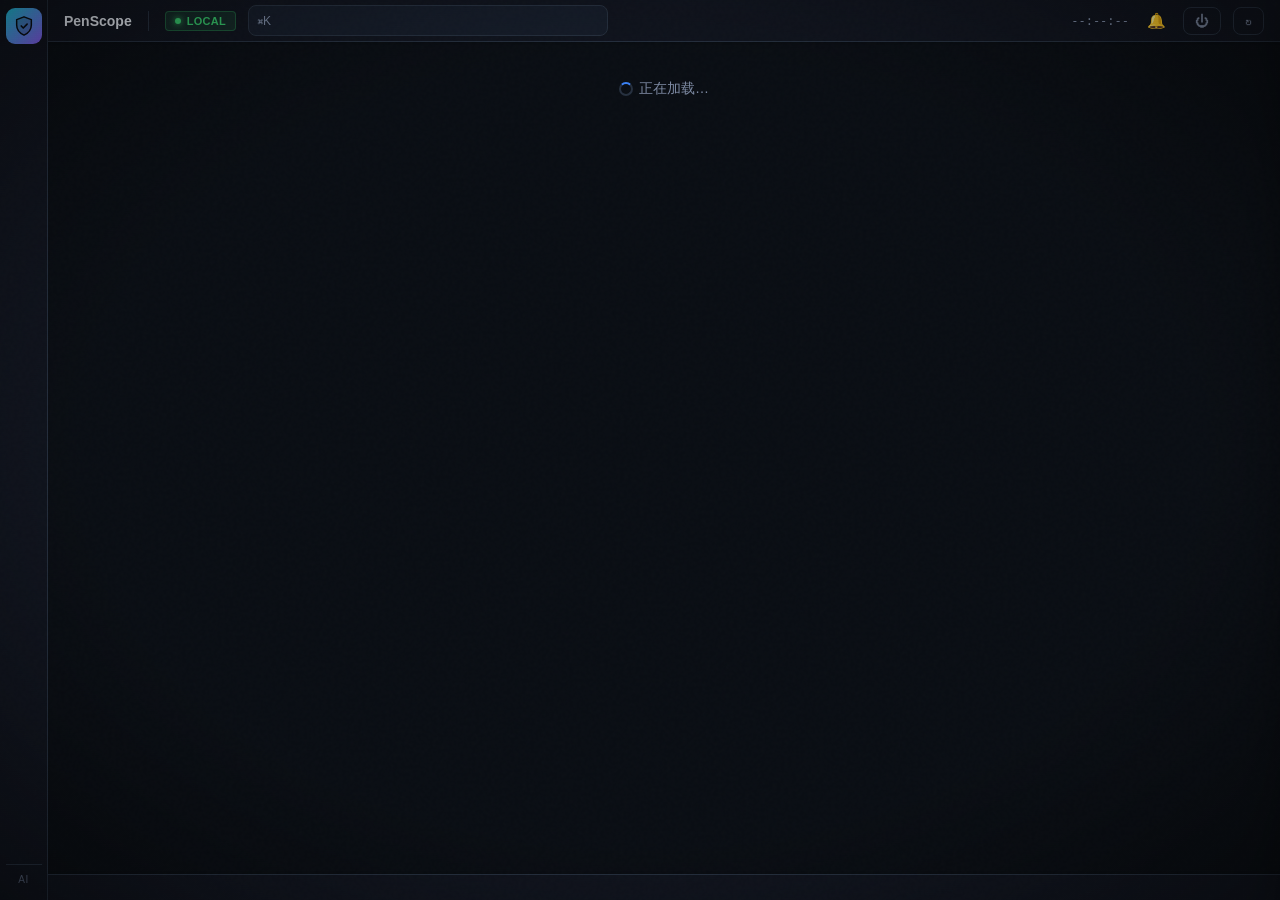
<file: frontend/index.html>
<!DOCTYPE html>
<html lang="zh-CN">
<head>
<meta charset="utf-8">
<meta name="viewport" content="width=device-width, initial-scale=1">
<title>PenScope</title>
<link rel="stylesheet" href="style.css">
</head>
<body>
<!-- 粒子网络动态背景层（z-index:0，位于所有面板之下；面板不透明，仅在缝隙处可见） -->
<canvas id="bg-fx" aria-hidden="true"></canvas>

<!-- CRT 扫描线 + 暗角 + 噪点纹理（参考 vulnclaw.com 赛博朋克风格） -->
<div class="scanlines" aria-hidden="true"></div>
<div class="vignette" aria-hidden="true"></div>
<div class="noise" aria-hidden="true"></div>

<a class="skip-link" href="#view">跳到主内容</a>

<!-- 方案B：48px 图标导航栏 rail（悬停展开 tooltip） -->
<aside class="rail" id="sidebar">
  <div class="brand" title="PenScope" aria-label="PenScope">
    <svg viewBox="0 0 24 24" fill="none" aria-hidden="true">
      <path d="M12 2 L20 5 V11 C20 16 16.5 20 12 22 C7.5 20 4 16 4 11 V5 Z" fill="currentColor" opacity="0.18"/>
      <path d="M12 2 L20 5 V11 C20 16 16.5 20 12 22 C7.5 20 4 16 4 11 V5 Z" stroke="currentColor" stroke-width="1.6" fill="none" stroke-linejoin="round"/>
      <path d="M9 12 L11.2 14.2 L15.4 10" stroke="currentColor" stroke-width="1.8" fill="none" stroke-linecap="round" stroke-linejoin="round"/>
    </svg>
  </div>
  <nav id="nav" role="navigation" aria-label="主导航"></nav>
  <div class="side-foot" title="本地桌面工具 · 无需登录">AI</div>
</aside>

<!-- 顶栏：标题 + 环境徽标 + 命令面板入口 + 时钟 + 告警铃 + 刷新 -->
<header class="topbar" id="topbar">
  <div class="tb-title" id="tb-title">PenScope</div>
  <span class="tb-sep" aria-hidden="true"></span>
  <span class="tb-env" title="本地运行环境" aria-label="本地环境"><span class="dot"></span>LOCAL</span>
  <div class="tb-search" id="tb-search" title="Ctrl+K" role="button" tabindex="0" aria-label="命令面板">
    <span class="ico">⌘K</span>
    <input id="tb-search-input" readonly aria-label="命令面板">
  </div>
  <span class="tb-spacer" aria-hidden="true"></span>
  <span class="tb-clock" id="tb-clock" aria-label="当前时间">--:--:--</span>
  <button class="tb-bell" id="tb-bell" title="待复核闸门" aria-label="待复核闸门"><span class="ping" aria-hidden="true"></span>🔔</button>
  <button class="tb-btn btn-glow" id="tb-exit" title="退出应用" aria-label="退出应用">⏻</button>
  <button class="tb-btn btn-glow" id="tb-reload" title="刷新当前视图" aria-label="刷新">↻</button>
</header>

<main id="view" role="main" tabindex="-1">
  <div class="empty"><span class="spinner"></span>正在加载…</div>
</main>
<footer class="statusbar" id="statusbar" role="contentinfo"></footer>

<!-- 漏洞详情抽屉（替代发现弹窗，4 Tab 组织） -->
<div class="ctx-backdrop" id="ctx-backdrop" aria-hidden="true"></div>
<aside class="ctx-panel" id="ctx-panel" role="complementary" aria-hidden="true"></aside>

<!-- 命令面板（⌘K） -->
<div class="cmd-overlay hidden" id="cmd-overlay" role="dialog" aria-modal="true" aria-label="命令面板"></div>

<div id="modal-root"></div>
<script src="i18n.js"></script>
<script src="app.js"></script>
</body>
</html>
</file>
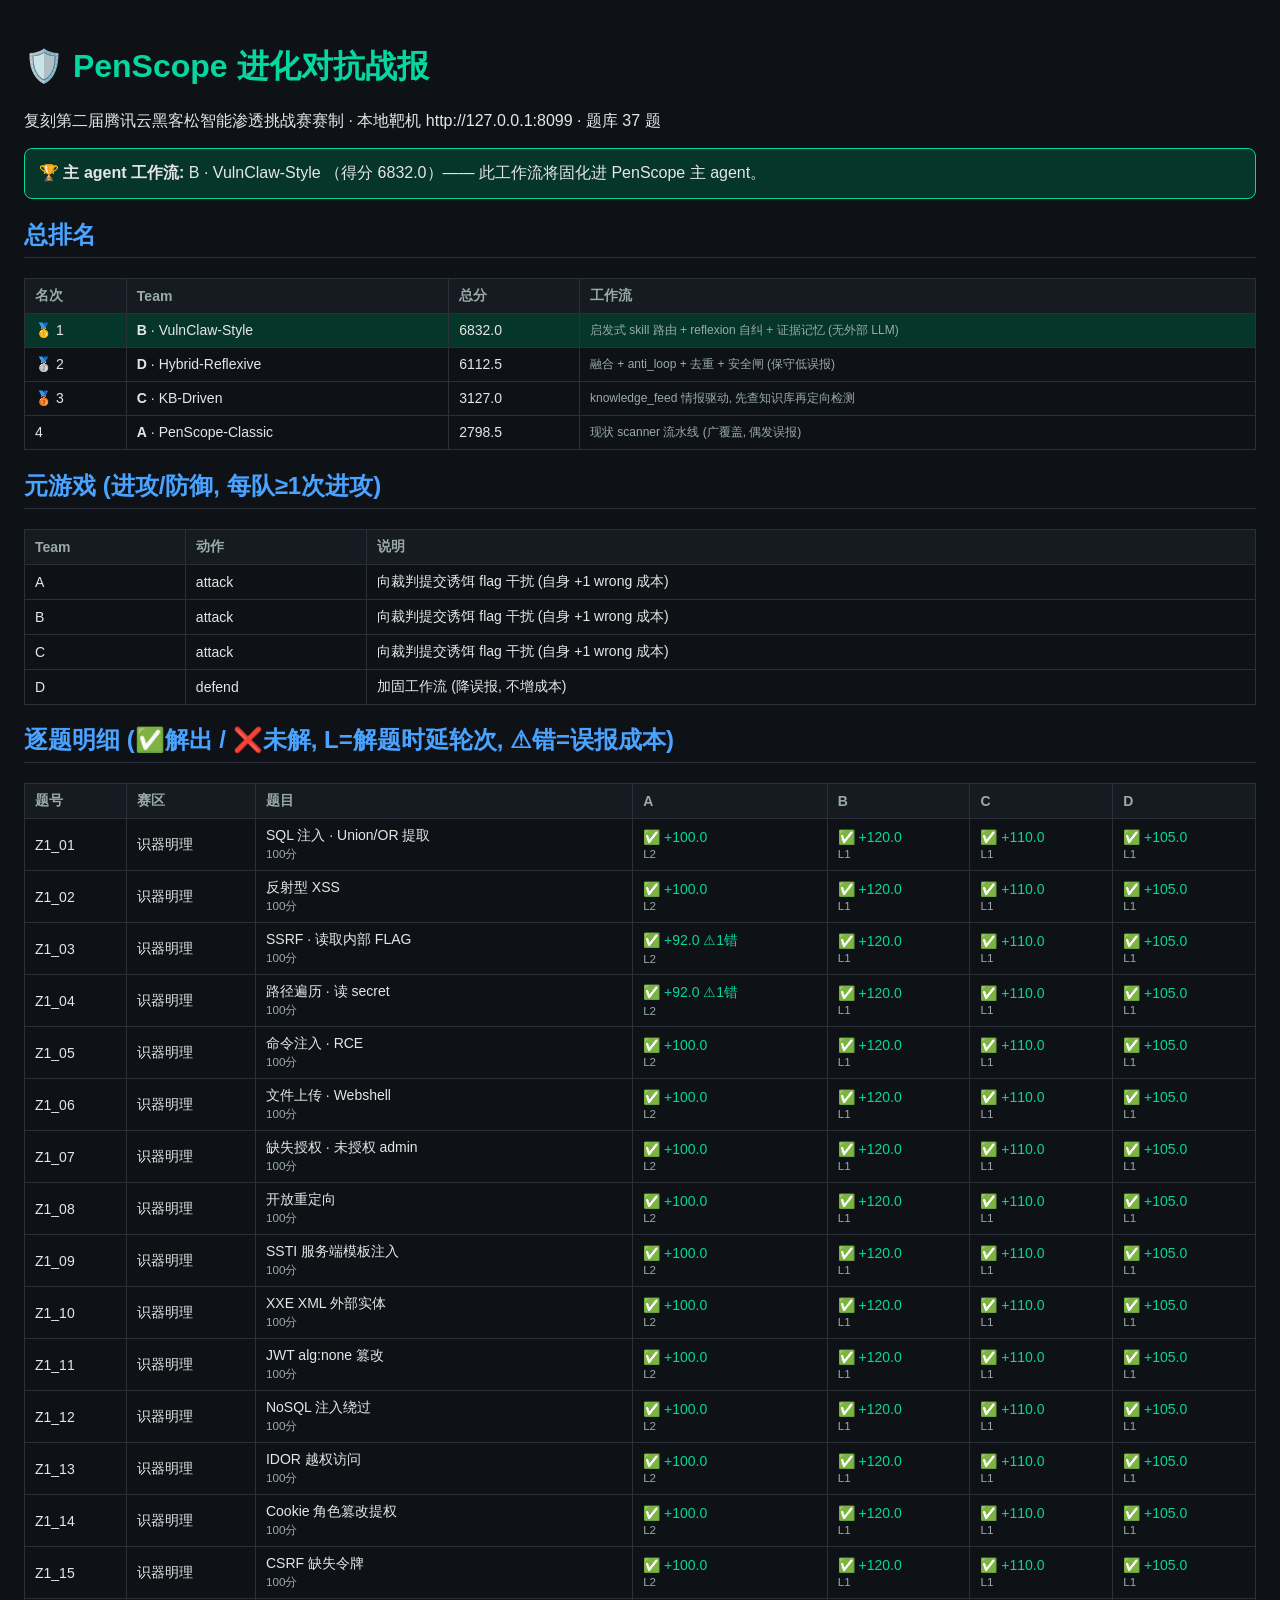
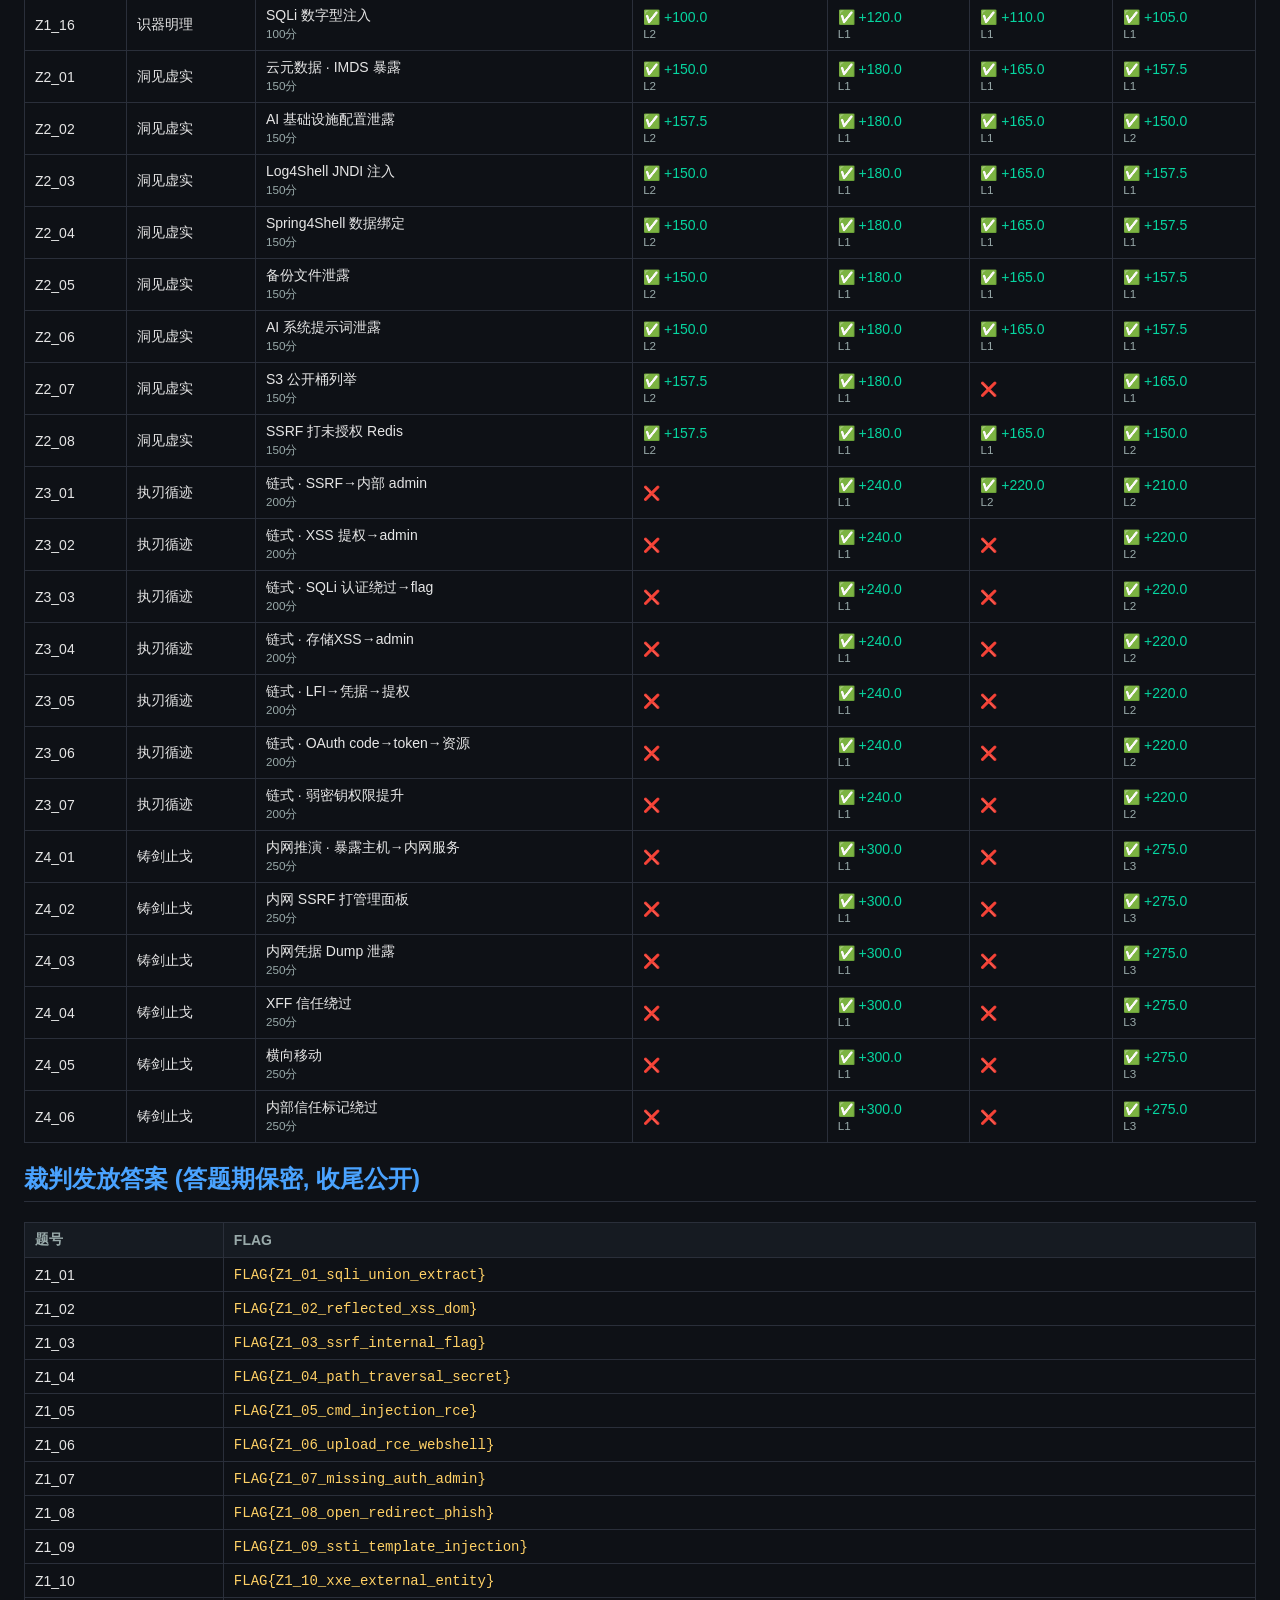
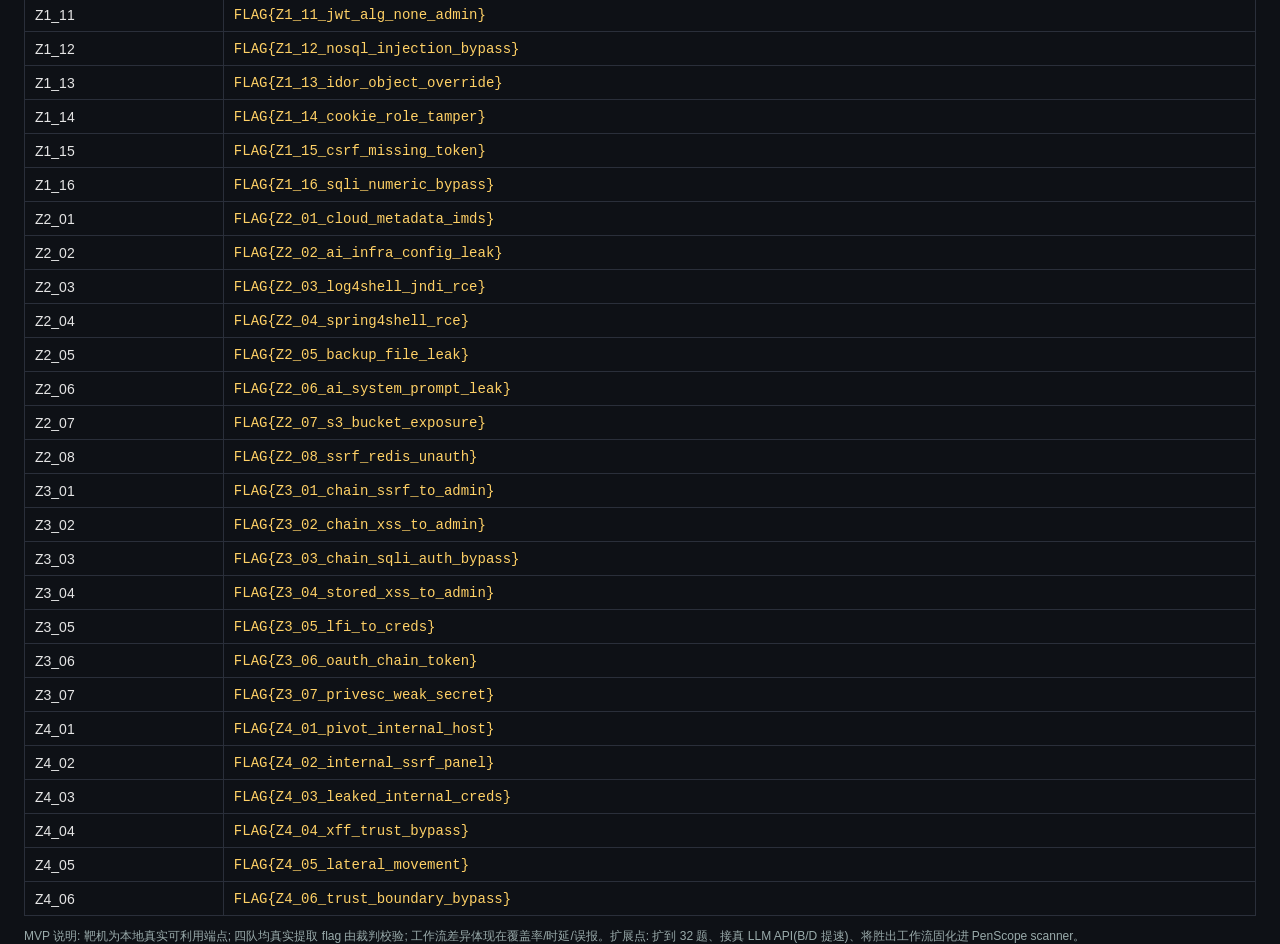
<file: evolution/reports/sim_report.html>
<!doctype html><html lang=zh><head><meta charset=utf-8>
<title>PenScope 进化对抗战报</title>
<style>
body{background:#0e1116;color:#e6e6e6;font-family:-apple-system,Segoe UI,Roboto,sans-serif;margin:0;padding:24px}
h1{color:#06d6a0} h2{color:#4aa3ff;border-bottom:1px solid #2a2f3a;padding-bottom:6px}
table{width:100%;border-collapse:collapse;margin:12px 0;font-size:14px}
th,td{border:1px solid #2a2f3a;padding:8px 10px;text-align:left}
th{background:#161b22;color:#9aa}
tr.win{background:#06352a}
.ok{color:#06d6a0} .ok0{color:#06d6a0;opacity:.6} .fail{color:#ff6b6b} .na{color:#555}
code{color:#ffd166} small{color:#9aa} .winner{background:#06352a;border:1px solid #06d6a0;padding:14px;border-radius:8px;margin:12px 0}
</style></head><body>
<h1>🛡️ PenScope 进化对抗战报</h1>
<p>复刻第二届腾讯云黑客松智能渗透挑战赛赛制 · 本地靶机 http://127.0.0.1:8099 · 题库 37 题</p>
<div class='winner'><b>🏆 主 agent 工作流:</b> B · VulnClaw-Style
（得分 6832.0）—— 此工作流将固化进 PenScope 主 agent。</div>

<h2>总排名</h2>
<table><tr><th>名次</th><th>Team</th><th>总分</th><th>工作流</th></tr><tr class='win'><td>🥇 1</td><td><b>B</b> · VulnClaw-Style</td><td>6832.0</td><td style='font-size:12px;color:#9aa'>启发式 skill 路由 + reflexion 自纠 + 证据记忆 (无外部 LLM)</td></tr><tr class=''><td>🥈 2</td><td><b>D</b> · Hybrid-Reflexive</td><td>6112.5</td><td style='font-size:12px;color:#9aa'>融合 + anti_loop + 去重 + 安全闸 (保守低误报)</td></tr><tr class=''><td>🥉 3</td><td><b>C</b> · KB-Driven</td><td>3127.0</td><td style='font-size:12px;color:#9aa'>knowledge_feed 情报驱动, 先查知识库再定向检测</td></tr><tr class=''><td> 4</td><td><b>A</b> · PenScope-Classic</td><td>2798.5</td><td style='font-size:12px;color:#9aa'>现状 scanner 流水线 (广覆盖, 偶发误报)</td></tr></table>

<h2>元游戏 (进攻/防御, 每队≥1次进攻)</h2>
<table><tr><th>Team</th><th>动作</th><th>说明</th></tr><tr><td>A</td><td>attack</td><td>向裁判提交诱饵 flag 干扰 (自身 +1 wrong 成本)</td></tr><tr><td>B</td><td>attack</td><td>向裁判提交诱饵 flag 干扰 (自身 +1 wrong 成本)</td></tr><tr><td>C</td><td>attack</td><td>向裁判提交诱饵 flag 干扰 (自身 +1 wrong 成本)</td></tr><tr><td>D</td><td>defend</td><td>加固工作流 (降误报, 不增成本)</td></tr></table>

<h2>逐题明细 (✅解出 / ❌未解, L=解题时延轮次, ⚠错=误报成本)</h2>
<table><tr><th>题号</th><th>赛区</th><th>题目</th>
<th>A</th><th>B</th><th>C</th><th>D</th></tr><tr><td>Z1_01</td><td>识器明理</td><td>SQL 注入 · Union/OR 提取<br><small>100分</small></td><td class='ok'>✅ +100.0<br><small>L2</small></td><td class='ok'>✅ +120.0<br><small>L1</small></td><td class='ok'>✅ +110.0<br><small>L1</small></td><td class='ok'>✅ +105.0<br><small>L1</small></td></tr><tr><td>Z1_02</td><td>识器明理</td><td>反射型 XSS<br><small>100分</small></td><td class='ok'>✅ +100.0<br><small>L2</small></td><td class='ok'>✅ +120.0<br><small>L1</small></td><td class='ok'>✅ +110.0<br><small>L1</small></td><td class='ok'>✅ +105.0<br><small>L1</small></td></tr><tr><td>Z1_03</td><td>识器明理</td><td>SSRF · 读取内部 FLAG<br><small>100分</small></td><td class='ok'>✅ +92.0 ⚠1错<br><small>L2</small></td><td class='ok'>✅ +120.0<br><small>L1</small></td><td class='ok'>✅ +110.0<br><small>L1</small></td><td class='ok'>✅ +105.0<br><small>L1</small></td></tr><tr><td>Z1_04</td><td>识器明理</td><td>路径遍历 · 读 secret<br><small>100分</small></td><td class='ok'>✅ +92.0 ⚠1错<br><small>L2</small></td><td class='ok'>✅ +120.0<br><small>L1</small></td><td class='ok'>✅ +110.0<br><small>L1</small></td><td class='ok'>✅ +105.0<br><small>L1</small></td></tr><tr><td>Z1_05</td><td>识器明理</td><td>命令注入 · RCE<br><small>100分</small></td><td class='ok'>✅ +100.0<br><small>L2</small></td><td class='ok'>✅ +120.0<br><small>L1</small></td><td class='ok'>✅ +110.0<br><small>L1</small></td><td class='ok'>✅ +105.0<br><small>L1</small></td></tr><tr><td>Z1_06</td><td>识器明理</td><td>文件上传 · Webshell<br><small>100分</small></td><td class='ok'>✅ +100.0<br><small>L2</small></td><td class='ok'>✅ +120.0<br><small>L1</small></td><td class='ok'>✅ +110.0<br><small>L1</small></td><td class='ok'>✅ +105.0<br><small>L1</small></td></tr><tr><td>Z1_07</td><td>识器明理</td><td>缺失授权 · 未授权 admin<br><small>100分</small></td><td class='ok'>✅ +100.0<br><small>L2</small></td><td class='ok'>✅ +120.0<br><small>L1</small></td><td class='ok'>✅ +110.0<br><small>L1</small></td><td class='ok'>✅ +105.0<br><small>L1</small></td></tr><tr><td>Z1_08</td><td>识器明理</td><td>开放重定向<br><small>100分</small></td><td class='ok'>✅ +100.0<br><small>L2</small></td><td class='ok'>✅ +120.0<br><small>L1</small></td><td class='ok'>✅ +110.0<br><small>L1</small></td><td class='ok'>✅ +105.0<br><small>L1</small></td></tr><tr><td>Z1_09</td><td>识器明理</td><td>SSTI 服务端模板注入<br><small>100分</small></td><td class='ok'>✅ +100.0<br><small>L2</small></td><td class='ok'>✅ +120.0<br><small>L1</small></td><td class='ok'>✅ +110.0<br><small>L1</small></td><td class='ok'>✅ +105.0<br><small>L1</small></td></tr><tr><td>Z1_10</td><td>识器明理</td><td>XXE XML 外部实体<br><small>100分</small></td><td class='ok'>✅ +100.0<br><small>L2</small></td><td class='ok'>✅ +120.0<br><small>L1</small></td><td class='ok'>✅ +110.0<br><small>L1</small></td><td class='ok'>✅ +105.0<br><small>L1</small></td></tr><tr><td>Z1_11</td><td>识器明理</td><td>JWT alg:none 篡改<br><small>100分</small></td><td class='ok'>✅ +100.0<br><small>L2</small></td><td class='ok'>✅ +120.0<br><small>L1</small></td><td class='ok'>✅ +110.0<br><small>L1</small></td><td class='ok'>✅ +105.0<br><small>L1</small></td></tr><tr><td>Z1_12</td><td>识器明理</td><td>NoSQL 注入绕过<br><small>100分</small></td><td class='ok'>✅ +100.0<br><small>L2</small></td><td class='ok'>✅ +120.0<br><small>L1</small></td><td class='ok'>✅ +110.0<br><small>L1</small></td><td class='ok'>✅ +105.0<br><small>L1</small></td></tr><tr><td>Z1_13</td><td>识器明理</td><td>IDOR 越权访问<br><small>100分</small></td><td class='ok'>✅ +100.0<br><small>L2</small></td><td class='ok'>✅ +120.0<br><small>L1</small></td><td class='ok'>✅ +110.0<br><small>L1</small></td><td class='ok'>✅ +105.0<br><small>L1</small></td></tr><tr><td>Z1_14</td><td>识器明理</td><td>Cookie 角色篡改提权<br><small>100分</small></td><td class='ok'>✅ +100.0<br><small>L2</small></td><td class='ok'>✅ +120.0<br><small>L1</small></td><td class='ok'>✅ +110.0<br><small>L1</small></td><td class='ok'>✅ +105.0<br><small>L1</small></td></tr><tr><td>Z1_15</td><td>识器明理</td><td>CSRF 缺失令牌<br><small>100分</small></td><td class='ok'>✅ +100.0<br><small>L2</small></td><td class='ok'>✅ +120.0<br><small>L1</small></td><td class='ok'>✅ +110.0<br><small>L1</small></td><td class='ok'>✅ +105.0<br><small>L1</small></td></tr><tr><td>Z1_16</td><td>识器明理</td><td>SQLi 数字型注入<br><small>100分</small></td><td class='ok'>✅ +100.0<br><small>L2</small></td><td class='ok'>✅ +120.0<br><small>L1</small></td><td class='ok'>✅ +110.0<br><small>L1</small></td><td class='ok'>✅ +105.0<br><small>L1</small></td></tr><tr><td>Z2_01</td><td>洞见虚实</td><td>云元数据 · IMDS 暴露<br><small>150分</small></td><td class='ok'>✅ +150.0<br><small>L2</small></td><td class='ok'>✅ +180.0<br><small>L1</small></td><td class='ok'>✅ +165.0<br><small>L1</small></td><td class='ok'>✅ +157.5<br><small>L1</small></td></tr><tr><td>Z2_02</td><td>洞见虚实</td><td>AI 基础设施配置泄露<br><small>150分</small></td><td class='ok'>✅ +157.5<br><small>L2</small></td><td class='ok'>✅ +180.0<br><small>L1</small></td><td class='ok'>✅ +165.0<br><small>L1</small></td><td class='ok'>✅ +150.0<br><small>L2</small></td></tr><tr><td>Z2_03</td><td>洞见虚实</td><td>Log4Shell JNDI 注入<br><small>150分</small></td><td class='ok'>✅ +150.0<br><small>L2</small></td><td class='ok'>✅ +180.0<br><small>L1</small></td><td class='ok'>✅ +165.0<br><small>L1</small></td><td class='ok'>✅ +157.5<br><small>L1</small></td></tr><tr><td>Z2_04</td><td>洞见虚实</td><td>Spring4Shell 数据绑定<br><small>150分</small></td><td class='ok'>✅ +150.0<br><small>L2</small></td><td class='ok'>✅ +180.0<br><small>L1</small></td><td class='ok'>✅ +165.0<br><small>L1</small></td><td class='ok'>✅ +157.5<br><small>L1</small></td></tr><tr><td>Z2_05</td><td>洞见虚实</td><td>备份文件泄露<br><small>150分</small></td><td class='ok'>✅ +150.0<br><small>L2</small></td><td class='ok'>✅ +180.0<br><small>L1</small></td><td class='ok'>✅ +165.0<br><small>L1</small></td><td class='ok'>✅ +157.5<br><small>L1</small></td></tr><tr><td>Z2_06</td><td>洞见虚实</td><td>AI 系统提示词泄露<br><small>150分</small></td><td class='ok'>✅ +150.0<br><small>L2</small></td><td class='ok'>✅ +180.0<br><small>L1</small></td><td class='ok'>✅ +165.0<br><small>L1</small></td><td class='ok'>✅ +157.5<br><small>L1</small></td></tr><tr><td>Z2_07</td><td>洞见虚实</td><td>S3 公开桶列举<br><small>150分</small></td><td class='ok'>✅ +157.5<br><small>L2</small></td><td class='ok'>✅ +180.0<br><small>L1</small></td><td class='fail'>❌</td><td class='ok'>✅ +165.0<br><small>L1</small></td></tr><tr><td>Z2_08</td><td>洞见虚实</td><td>SSRF 打未授权 Redis<br><small>150分</small></td><td class='ok'>✅ +157.5<br><small>L2</small></td><td class='ok'>✅ +180.0<br><small>L1</small></td><td class='ok'>✅ +165.0<br><small>L1</small></td><td class='ok'>✅ +150.0<br><small>L2</small></td></tr><tr><td>Z3_01</td><td>执刃循迹</td><td>链式 · SSRF→内部 admin<br><small>200分</small></td><td class='fail'>❌</td><td class='ok'>✅ +240.0<br><small>L1</small></td><td class='ok'>✅ +220.0<br><small>L2</small></td><td class='ok'>✅ +210.0<br><small>L2</small></td></tr><tr><td>Z3_02</td><td>执刃循迹</td><td>链式 · XSS 提权→admin<br><small>200分</small></td><td class='fail'>❌</td><td class='ok'>✅ +240.0<br><small>L1</small></td><td class='fail'>❌</td><td class='ok'>✅ +220.0<br><small>L2</small></td></tr><tr><td>Z3_03</td><td>执刃循迹</td><td>链式 · SQLi 认证绕过→flag<br><small>200分</small></td><td class='fail'>❌</td><td class='ok'>✅ +240.0<br><small>L1</small></td><td class='fail'>❌</td><td class='ok'>✅ +220.0<br><small>L2</small></td></tr><tr><td>Z3_04</td><td>执刃循迹</td><td>链式 · 存储XSS→admin<br><small>200分</small></td><td class='fail'>❌</td><td class='ok'>✅ +240.0<br><small>L1</small></td><td class='fail'>❌</td><td class='ok'>✅ +220.0<br><small>L2</small></td></tr><tr><td>Z3_05</td><td>执刃循迹</td><td>链式 · LFI→凭据→提权<br><small>200分</small></td><td class='fail'>❌</td><td class='ok'>✅ +240.0<br><small>L1</small></td><td class='fail'>❌</td><td class='ok'>✅ +220.0<br><small>L2</small></td></tr><tr><td>Z3_06</td><td>执刃循迹</td><td>链式 · OAuth code→token→资源<br><small>200分</small></td><td class='fail'>❌</td><td class='ok'>✅ +240.0<br><small>L1</small></td><td class='fail'>❌</td><td class='ok'>✅ +220.0<br><small>L2</small></td></tr><tr><td>Z3_07</td><td>执刃循迹</td><td>链式 · 弱密钥权限提升<br><small>200分</small></td><td class='fail'>❌</td><td class='ok'>✅ +240.0<br><small>L1</small></td><td class='fail'>❌</td><td class='ok'>✅ +220.0<br><small>L2</small></td></tr><tr><td>Z4_01</td><td>铸剑止戈</td><td>内网推演 · 暴露主机→内网服务<br><small>250分</small></td><td class='fail'>❌</td><td class='ok'>✅ +300.0<br><small>L1</small></td><td class='fail'>❌</td><td class='ok'>✅ +275.0<br><small>L3</small></td></tr><tr><td>Z4_02</td><td>铸剑止戈</td><td>内网 SSRF 打管理面板<br><small>250分</small></td><td class='fail'>❌</td><td class='ok'>✅ +300.0<br><small>L1</small></td><td class='fail'>❌</td><td class='ok'>✅ +275.0<br><small>L3</small></td></tr><tr><td>Z4_03</td><td>铸剑止戈</td><td>内网凭据 Dump 泄露<br><small>250分</small></td><td class='fail'>❌</td><td class='ok'>✅ +300.0<br><small>L1</small></td><td class='fail'>❌</td><td class='ok'>✅ +275.0<br><small>L3</small></td></tr><tr><td>Z4_04</td><td>铸剑止戈</td><td>XFF 信任绕过<br><small>250分</small></td><td class='fail'>❌</td><td class='ok'>✅ +300.0<br><small>L1</small></td><td class='fail'>❌</td><td class='ok'>✅ +275.0<br><small>L3</small></td></tr><tr><td>Z4_05</td><td>铸剑止戈</td><td>横向移动<br><small>250分</small></td><td class='fail'>❌</td><td class='ok'>✅ +300.0<br><small>L1</small></td><td class='fail'>❌</td><td class='ok'>✅ +275.0<br><small>L3</small></td></tr><tr><td>Z4_06</td><td>铸剑止戈</td><td>内部信任标记绕过<br><small>250分</small></td><td class='fail'>❌</td><td class='ok'>✅ +300.0<br><small>L1</small></td><td class='fail'>❌</td><td class='ok'>✅ +275.0<br><small>L3</small></td></tr></table>

<h2>裁判发放答案 (答题期保密, 收尾公开)</h2>
<table><tr><th>题号</th><th>FLAG</th></tr><tr><td>Z1_01</td><td><code>FLAG{Z1_01_sqli_union_extract}</code></td></tr><tr><td>Z1_02</td><td><code>FLAG{Z1_02_reflected_xss_dom}</code></td></tr><tr><td>Z1_03</td><td><code>FLAG{Z1_03_ssrf_internal_flag}</code></td></tr><tr><td>Z1_04</td><td><code>FLAG{Z1_04_path_traversal_secret}</code></td></tr><tr><td>Z1_05</td><td><code>FLAG{Z1_05_cmd_injection_rce}</code></td></tr><tr><td>Z1_06</td><td><code>FLAG{Z1_06_upload_rce_webshell}</code></td></tr><tr><td>Z1_07</td><td><code>FLAG{Z1_07_missing_auth_admin}</code></td></tr><tr><td>Z1_08</td><td><code>FLAG{Z1_08_open_redirect_phish}</code></td></tr><tr><td>Z1_09</td><td><code>FLAG{Z1_09_ssti_template_injection}</code></td></tr><tr><td>Z1_10</td><td><code>FLAG{Z1_10_xxe_external_entity}</code></td></tr><tr><td>Z1_11</td><td><code>FLAG{Z1_11_jwt_alg_none_admin}</code></td></tr><tr><td>Z1_12</td><td><code>FLAG{Z1_12_nosql_injection_bypass}</code></td></tr><tr><td>Z1_13</td><td><code>FLAG{Z1_13_idor_object_override}</code></td></tr><tr><td>Z1_14</td><td><code>FLAG{Z1_14_cookie_role_tamper}</code></td></tr><tr><td>Z1_15</td><td><code>FLAG{Z1_15_csrf_missing_token}</code></td></tr><tr><td>Z1_16</td><td><code>FLAG{Z1_16_sqli_numeric_bypass}</code></td></tr><tr><td>Z2_01</td><td><code>FLAG{Z2_01_cloud_metadata_imds}</code></td></tr><tr><td>Z2_02</td><td><code>FLAG{Z2_02_ai_infra_config_leak}</code></td></tr><tr><td>Z2_03</td><td><code>FLAG{Z2_03_log4shell_jndi_rce}</code></td></tr><tr><td>Z2_04</td><td><code>FLAG{Z2_04_spring4shell_rce}</code></td></tr><tr><td>Z2_05</td><td><code>FLAG{Z2_05_backup_file_leak}</code></td></tr><tr><td>Z2_06</td><td><code>FLAG{Z2_06_ai_system_prompt_leak}</code></td></tr><tr><td>Z2_07</td><td><code>FLAG{Z2_07_s3_bucket_exposure}</code></td></tr><tr><td>Z2_08</td><td><code>FLAG{Z2_08_ssrf_redis_unauth}</code></td></tr><tr><td>Z3_01</td><td><code>FLAG{Z3_01_chain_ssrf_to_admin}</code></td></tr><tr><td>Z3_02</td><td><code>FLAG{Z3_02_chain_xss_to_admin}</code></td></tr><tr><td>Z3_03</td><td><code>FLAG{Z3_03_chain_sqli_auth_bypass}</code></td></tr><tr><td>Z3_04</td><td><code>FLAG{Z3_04_stored_xss_to_admin}</code></td></tr><tr><td>Z3_05</td><td><code>FLAG{Z3_05_lfi_to_creds}</code></td></tr><tr><td>Z3_06</td><td><code>FLAG{Z3_06_oauth_chain_token}</code></td></tr><tr><td>Z3_07</td><td><code>FLAG{Z3_07_privesc_weak_secret}</code></td></tr><tr><td>Z4_01</td><td><code>FLAG{Z4_01_pivot_internal_host}</code></td></tr><tr><td>Z4_02</td><td><code>FLAG{Z4_02_internal_ssrf_panel}</code></td></tr><tr><td>Z4_03</td><td><code>FLAG{Z4_03_leaked_internal_creds}</code></td></tr><tr><td>Z4_04</td><td><code>FLAG{Z4_04_xff_trust_bypass}</code></td></tr><tr><td>Z4_05</td><td><code>FLAG{Z4_05_lateral_movement}</code></td></tr><tr><td>Z4_06</td><td><code>FLAG{Z4_06_trust_boundary_bypass}</code></td></tr></table>

<p style="color:#9aa;font-size:12px">MVP 说明: 靶机为本地真实可利用端点; 四队均真实提取 flag 由裁判校验;
工作流差异体现在覆盖率/时延/误报。扩展点: 扩到 32 题、接真 LLM API(B/D 提速)、将胜出工作流固化进 PenScope scanner。</p>
</body></html>
</file>
<file: frontend/style.css>
/* ============================================================
   方案B：专业 SOC 仪表盘配色（深色高对比 · 数据可视化优先）
   参考 Splunk / Kibana / Grafana。旧令牌名保留为别名，存量视图零改动。
   ============================================================ */
:root{
  --bg:#0a0e14; --panel:#11161f; --panel2:#161d29; --border:#26303f;
  --text:#e8edf5; --muted:#7d8aa3;
  --text-dim:#7d8aa3; --text-faint:#56627a;
  --accent:#3b82f6; --accent2:#22d3ee; --accent-indigo:#6366f1;
  --accent-cyan:#22d3ee; --accent-violet:#8b5cf6;
  --danger:#ff3b5c; --warn:#ff7849; --crit:#ff3b5c; --high:#ff7849;
  --med:#ffc53d; --low:#36c46a; --info:#3b82f6;
  --f-mono:'JetBrains Mono','Cascadia Code','SF Mono',Consolas,ui-monospace,monospace;
  --r:4px; --font-base:14px;
  --topbar-h:42px; --statusbar-h:26px; --ctx-w:420px;
  --sh-1:0 1px 2px rgba(0,0,0,.18); --sh-2:0 6px 18px rgba(0,0,0,.22); --sh-3:0 16px 40px rgba(0,0,0,.30);
  --ease:cubic-bezier(.4,0,.2,1);
  --panel-opacity:0.95; --panel2-opacity:0.98;
  --panel-rgb:17,22,31; --panel2-rgb:22,29,41;
  --panel-bg:rgba(var(--panel-rgb),var(--panel-opacity));
  --panel2-bg:rgba(var(--panel2-rgb),var(--panel2-opacity));
}
:root[data-theme="light"]{
  --bg:#eaeef4; --panel:#ffffff; --panel2:#eef1f6; --border:#d6dde6;
  /* 浅色下必须加深次要文字：原 #8a96a8 在白底仅 ~2.9:1（不达标），#46566a 达 ~7.6:1 */
  --text:#1a2230; --muted:#48566b; --text-dim:#48566b; --text-faint:#46566a;
  --accent:#2563eb; --accent2:#0891b2; --accent-indigo:#6366f1;
  --accent-cyan:#0891b2; --accent-violet:#7c3aed;
  --danger:#dc2626; --warn:#ea580c; --crit:#dc2626; --high:#ea580c;
  --med:#ca8a04; --low:#16a34a; --info:#2563eb;
  --sh-1:0 1px 2px rgba(0,0,0,.06); --sh-2:0 6px 18px rgba(0,0,0,.10); --sh-3:0 16px 40px rgba(0,0,0,.16);
  /* 补齐深色主题已有的面板透明变量，保证 --panel-bg/--panel2-bg 在浅色下正确解析为浅色 */
  --panel-opacity:1; --panel2-opacity:1;
  --panel-rgb:255,255,255; --panel2-rgb:238,241,246;
}
*{box-sizing:border-box}
html{font-size:var(--font-base)}
body{margin:0;background:var(--bg);color:var(--text);
  font-family:-apple-system,'Segoe UI',Roboto,'Microsoft YaHei',sans-serif;font-size:1rem;
  font-variant-numeric:tabular-nums;-webkit-font-smoothing:antialiased;
  overflow:hidden;transition:background .2s,color .2s}
/* ◎ 粒子网络动态背景层（z-index:0，位于内容之下；面板不透明，仅在缝隙处可见）*/
#bg-fx{position:fixed;inset:0;z-index:0;pointer-events:none;display:block}

/* ◎ CRT 扫描线 + 暗角（参考 vulnclaw.com 赛博朋克风格，覆盖整个视口，不阻挡交互）*/
.scanlines{position:fixed;top:0;left:0;width:100%;height:100%;pointer-events:none;z-index:9998;
  background:repeating-linear-gradient(0deg, rgba(0,0,0,0.03), rgba(0,0,0,0.03) 1px, transparent 1px, transparent 2px);
  opacity:0.3}
.vignette{position:fixed;top:0;left:0;width:100%;height:100%;pointer-events:none;z-index:9997;
  background:radial-gradient(ellipse at center, transparent 0%, transparent 60%, rgba(0,0,0,0.45) 100%)}
/* ◎ 噪点纹理（参考 vulnclaw.com，SVG feTurbulence 实现，极低透明度不影响阅读）*/
.noise{position:fixed;top:0;left:0;width:100%;height:100%;pointer-events:none;z-index:9996;
  opacity:0.018;background-image:url("data:image/svg+xml,%3Csvg viewBox='0 0 256 256' xmlns='http://www.w3.org/2000/svg'%3E%3Cfilter id='nf'%3E%3CfeTurbulence type='fractalNoise' baseFrequency='0.9' numOctaves='4' stitchTiles='stitch'/%3E%3C/filter%3E%3Crect width='100%25' height='100%25' filter='url(%23nf)'/%3E%3C/svg%3E")}

/* —— 视觉效果主开关（设置项 fx_enabled 关闭时生效）：隐藏所有动态/静态装饰层 —— */
body.fx-off .scanlines,
body.fx-off .vignette,
body.fx-off .noise{display:none!important}
body.fx-off .btn-glow::before{display:none!important}
.mono{font-family:var(--f-mono);font-size:12px}
a{color:var(--accent);text-decoration:none}
a:hover{text-decoration:underline}
/* —— 图标导航栏 rail（方案B：48px 极窄，悬停展开提示）—— */
.sidebar,.rail{position:fixed;left:0;top:0;bottom:0;width:48px;background:var(--panel);
  border-right:1px solid var(--border);display:flex;flex-direction:column;align-items:center;
  padding:8px 0 6px;transition:background .2s;z-index:40}
.brand{width:36px;height:36px;display:grid;place-items:center;border-radius:9px;margin-bottom:6px;
  background:linear-gradient(135deg,var(--accent-cyan),var(--accent-violet));color:#0a0e14;flex:none}
.brand svg{width:22px;height:22px;display:block}
.sidebar nav,.rail nav{display:flex;flex-direction:column;align-items:center;gap:2px;flex:1;width:100%}
.side-foot{width:36px;height:30px;display:grid;place-items:center;border-top:1px solid var(--border);
  font-size:10px;color:var(--text-faint);flex:none;letter-spacing:.5px}
main{padding:calc(14px + var(--topbar-h)) 20px calc(16px + var(--statusbar-h));margin-left:48px;
  position:relative;z-index:1;height:100vh;overflow:auto;overflow-anchor:none;scroll-behavior:auto}
h1{font-size:22px;margin:0 0 6px}h2{font-size:17px;margin:24px 0 12px}
.flash{background:var(--panel2);border:1px solid var(--border);border-radius:8px;padding:10px 14px;margin-bottom:16px;color:var(--warn)}
.pill{background:var(--danger);color:#fff;border-radius:10px;padding:0 7px;font-size:11px;margin-left:6px}
.card{background:var(--panel);border:1px solid var(--border);border-radius:12px;padding:18px;margin-bottom:16px;transition:background .2s}
.grid{display:grid;gap:14px}
.stats{display:flex;gap:12px;flex-wrap:wrap}
.stat{background:var(--panel);border:1px solid var(--border);border-radius:10px;padding:14px 18px;text-align:center;min-width:90px}
.stat .num{display:block;font-size:26px;font-weight:700}.stat .lbl{font-size:12px;color:var(--muted)}
table{width:100%;border-collapse:collapse;background:var(--panel);border-radius:10px;overflow:hidden}
th,td{text-align:left;padding:10px 12px;border-bottom:1px solid var(--border);font-size:13px;vertical-align:top}
th{background:var(--panel2);color:var(--muted)}
.badge{color:#0f1419;padding:2px 8px;border-radius:10px;font-size:12px;font-weight:700}
.vbadge{color:#0f1419;padding:2px 7px;border-radius:10px;font-size:11px;font-weight:700;white-space:nowrap}
.tag{display:inline-block;background:var(--panel2);border:1px solid var(--border);border-radius:6px;padding:2px 8px;font-size:12px;color:var(--muted);margin:2px}
.btn{background:var(--accent);color:#fff;border:none;border-radius:8px;padding:8px 16px;cursor:pointer;font-size:13px}
.btn:hover{filter:brightness(1.1)}.btn.danger{background:var(--danger)}
.btn.ghost{background:transparent;border:1px solid var(--border);color:var(--text)}
.btn.sm{padding:4px 10px;font-size:12px}
/* —— 鼠标跟随光晕按钮（方案B 动态特效，--mx/--my 由 JS mousemove 更新）—— */
.btn-glow{position:relative;overflow:hidden;--mx:50%;--my:50%}
.btn-glow::before{content:'';position:absolute;top:var(--my);left:var(--mx);width:200px;height:200px;
  background:radial-gradient(circle, rgba(34,211,238,.32) 0%, transparent 70%);
  transform:translate(-50%,-50%);opacity:0;transition:opacity .3s var(--ease);pointer-events:none;z-index:0}
.btn-glow:hover::before{opacity:1}
.btn-glow>*{position:relative;z-index:1}
@media (prefers-reduced-motion:reduce){.btn-glow::before{display:none}}
form.inline{display:inline}
label{display:block;color:var(--muted);margin:10px 0 4px;font-size:13px}
input,select,textarea{width:100%;background:var(--panel2);border:1px solid var(--border);
  color:var(--text);border-radius:8px;padding:9px 11px;font-size:13px;font-family:inherit}
textarea{resize:vertical;min-height:70px}
.row{display:flex;gap:12px;flex-wrap:wrap}
.row>div{flex:1;min-width:200px}
.muted{color:var(--muted)}.mono{font-family:ui-monospace,Consolas,monospace;font-size:12px;color:var(--accent2)}
.note{background:var(--panel);border-left:3px solid var(--accent);border-radius:6px;padding:12px 14px;font-size:13px;color:var(--muted);margin-top:14px}
/* P-05 虚拟滚动：表头 + 滚动容器 + 绝对定位行（grid 列模板对齐） */
.vlist{max-height:62vh;border:1px solid var(--border);border-radius:8px;background:var(--panel);margin-top:8px}
.vlist-sizer{width:100%}
.vhead,.vrow{display:grid;grid-template-columns:165px 95px 150px minmax(80px,1fr) minmax(120px,2fr);
  align-items:center;gap:8px;padding:0 12px;box-sizing:border-box;font-size:13px}
.vhead{position:sticky;top:0;background:var(--panel2);border-bottom:1px solid var(--border);
  font-weight:600;color:var(--muted);height:38px;z-index:1}
.vrow{border-bottom:1px solid var(--border);white-space:nowrap;overflow:hidden}
.vrow .vnote{overflow:hidden;text-overflow:ellipsis}
.ok{color:var(--low)}.err{color:var(--danger)}
details.authcfg{margin:10px 0 4px;border:1px solid var(--border);border-radius:10px;padding:8px 12px;background:var(--panel)}
details.authcfg>summary{cursor:pointer;font-weight:600;color:var(--text);outline:none}
details.authcfg>summary span{font-weight:400;font-size:12px;margin-left:6px}
details.authcfg[open]{padding-bottom:12px}
details.authcfg textarea{min-height:54px}
.warnbox{background:var(--panel);border:1px solid var(--warn);border-radius:10px;padding:14px;margin-bottom:16px;color:var(--warn);font-size:13px}
.stage{display:inline-block;background:var(--panel2);border:1px solid var(--border);border-radius:20px;padding:3px 12px;font-size:12px}
.stage.run{color:var(--accent2)}.stage.wait{color:var(--warn)}.stage.done{color:var(--low)}.stage.fail{color:var(--danger)}
.checkrow{display:flex;align-items:flex-start;gap:8px;margin:12px 0 4px}
.checkrow input{width:auto;margin-top:3px}
.checkrow label{margin:0;color:var(--text)}
.toolbar{display:flex;gap:10px;align-items:center;margin-bottom:14px}
.empty{color:var(--muted);padding:24px;text-align:center}
.spinner{display:inline-block;width:14px;height:14px;border:2px solid var(--border);border-top-color:var(--accent);
  border-radius:50%;animation:spin .8s linear infinite;vertical-align:middle;margin-right:6px}
@keyframes spin{to{transform:rotate(360deg)}}
.overlay{position:fixed;inset:0;background:rgba(0,0,0,.6);display:flex;align-items:center;justify-content:center;z-index:50}
.modal{background:var(--panel);border:1px solid var(--border);border-radius:12px;width:92%;height:88%;display:flex;flex-direction:column;overflow:hidden}
.modal-head{display:flex;justify-content:space-between;align-items:center;padding:12px 16px;border-bottom:1px solid var(--border)}
.report-frame{flex:1;width:100%;border:none;background:#fff}
.kv{font-size:13px;line-height:1.9}
.kv code{background:var(--panel2);padding:2px 6px;border-radius:6px;color:var(--accent2);word-break:break-all}
.back{display:inline-block;margin-bottom:10px;color:var(--muted)}
.modal-body{padding:16px;overflow:auto;max-height:70vh;font-size:13px}
.autoref{display:inline-flex;align-items:center;gap:6px;margin-left:10px;font-size:13px;color:var(--muted)}
.autoref input{width:auto;margin:0}
.form-row{margin-bottom:12px}
.form-row label{margin:0 0 5px;font-size:12px}
.form-row input,.form-row select,.form-row textarea{width:100%}

/* 布局变体 */
:root[data-layout="card"] main{max-width:1400px}
:root[data-layout="card"] .stats{display:grid;grid-template-columns:repeat(auto-fit,minmax(140px,1fr))}

/* 设置面板 */
.settings-group{margin-bottom:18px}
.settings-group h3{margin:0 0 10px;font-size:15px;color:var(--text)}
.setting-row{display:flex;align-items:center;justify-content:space-between;padding:10px 0;border-bottom:1px solid var(--border)}
.setting-row label{margin:0}
.setting-row input[type="range"]{width:180px}
.setting-row select{width:180px}

/* 浅色主题增强：提升导航图标/文字对比度，修正少量深色硬编码覆盖层 */
[data-theme="light"] .badge{color:#fff}
[data-theme="light"] .report-frame{background:#fff}
[data-theme="light"] .nav-item{font-weight:500}            /* 图标加粗，浅色下更清晰 */
[data-theme="light"] .side-foot{color:var(--text-faint)}  /* 底部版本号同样加深 */
[data-theme="light"] .vignette{background:radial-gradient(ellipse at center, transparent 0%, transparent 60%, rgba(0,0,0,.12) 100%)}  /* 降低暗角强度 */
[data-theme="light"] .modal-foot{background:var(--panel2)}  /* 原引用未定义的 --card，修正为面板色 */

/* 首次向导（U-01） */
.wzstep{display:inline-block;margin-bottom:10px;padding:3px 10px;border-radius:999px;background:var(--info);color:#fff;font-size:12px}
.modal-foot{border-top:1px solid var(--border);background:var(--card)}

/* 发现详情弹窗（I-04 证据分级 / I-05 请求响应 Diff / I-06 CVSS 计算器） */
.evbadge{display:inline-block;padding:2px 9px;border-radius:10px;font-size:11px;font-weight:700;color:#0f1419;white-space:nowrap}
.ev-L1{background:var(--muted)} .ev-L2{background:var(--info)} .ev-L3{background:var(--low)} .ev-L4{background:var(--accent2)}
.frow{display:flex;gap:10px;flex-wrap:wrap;margin:8px 0 14px}
.frow .kv{background:var(--panel2);border:1px solid var(--border);border-radius:8px;padding:8px 12px;font-size:12px}
.frow .kv b{color:var(--muted);font-weight:500;margin-right:6px}
.fsection{margin:16px 0 6px;font-size:14px;font-weight:700;color:var(--text);border-left:3px solid var(--accent);padding-left:10px}
.findbody pre{white-space:pre-wrap;word-break:break-all;background:var(--panel2);border:1px solid var(--border);border-radius:8px;padding:12px;font-size:12px;line-height:1.6;margin:6px 0;max-height:320px;overflow:auto}
.findbody mark{background:var(--med);color:#0f1419;padding:0 2px;border-radius:3px}
.diff-box{background:var(--panel2);border:1px solid var(--border);border-radius:8px;padding:12px;font-size:12px;line-height:1.6;white-space:pre-wrap;word-break:break-all;max-height:300px;overflow:auto}
.diff-cap{font-size:12px;color:var(--muted);margin:10px 0 4px}
.cvss-metrics{display:grid;grid-template-columns:repeat(4,1fr);gap:10px;margin:10px 0}
.cvss-metric{background:var(--panel2);border:1px solid var(--border);border-radius:8px;padding:8px 10px}
.cvss-metric label{margin:0 0 5px;font-size:11px;color:var(--muted)}
.cvss-metric select{width:100%;padding:6px 8px;font-size:12px}
.cvss-score{display:flex;align-items:center;gap:14px;margin:12px 0}
.cvss-score .num{font-size:34px;font-weight:800;line-height:1}
.cvss-score .bar{flex:1;height:10px;border-radius:6px;background:var(--panel2);overflow:hidden}
.cvss-score .bar>i{display:block;height:100%}
.finding-row{cursor:pointer}
.finding-row:hover{background:var(--panel2)}
.note-inline{font-size:12px;color:var(--muted);margin:4px 0 0}

/* 数据归档（P-04） */
.chk{font-size:13px;color:var(--muted);cursor:pointer;user-select:none}
.col-chk{width:34px;text-align:center}
.col-chk input[type=checkbox],.chk input[type=checkbox]{accent-color:var(--accent);width:16px;height:16px;vertical-align:middle;cursor:pointer}
.arch-row{opacity:.7}
.badge.arch{background:var(--muted);color:#fff;font-size:11px;padding:1px 6px;border-radius:8px;margin-left:4px}

/* 审计热力图（U-11） */
.hm-grid{display:grid;grid-template-columns:repeat(30,1fr);gap:3px;margin:6px 0}
.hm-cell{height:13px;border-radius:3px;background:var(--panel2)}
.hm-0{background:var(--panel2)}
.hm-1{background:#1f6f43}
.hm-2{background:#2ea862}
.hm-3{background:#56d364}
.hm-4{background:#7ee787}
.hm-legend{display:flex;align-items:center;gap:4px;font-size:12px;color:var(--muted);margin-top:8px}
.hm-legend .hm-cell{width:13px}

/* 键盘快捷键帮助（U-08） */
.kbd-table{width:100%;border-collapse:collapse}
.kbd-table td{padding:6px 8px;border-bottom:1px solid var(--border);font-size:13px}
.kbd-table code{background:var(--panel2);border:1px solid var(--border);border-radius:5px;padding:2px 6px;font-size:12px}

/* 漏洞矩阵视图（I-03） */
.mx-table{border-collapse:separate;border-spacing:2px;width:100%;font-size:12px}
.mx-table th{position:sticky;top:0;background:var(--panel2);color:var(--muted);font-weight:600;padding:6px 8px;text-align:left;max-width:160px;overflow:hidden;text-overflow:ellipsis;white-space:nowrap}
.mx-table td{height:34px;text-align:center;vertical-align:middle}
.mx-ep{text-align:left;color:var(--text);max-width:240px;overflow:hidden;text-overflow:ellipsis;white-space:nowrap;padding:4px 8px}
.mx-cell{color:#0f1419;font-weight:700;border-radius:6px}
.mx-empty{background:var(--panel2);border-radius:6px;opacity:.5}

/* 扫描对比（F-03） */
#cp-result .chain-list{margin:4px 0 0}
#cp-result .li{padding:6px 8px;border-bottom:1px solid var(--border);font-size:13px}

/* 无障碍（U-09）：跳转主内容链接 + 键盘焦点可见性 */
.skip-link{position:absolute;left:-9999px;top:0;background:var(--accent);color:#fff;padding:8px 14px;border-radius:0 0 8px 0;z-index:200}
.skip-link:focus{left:0}
:focus-visible{outline:3px solid var(--accent);outline-offset:2px;border-radius:4px}
input:focus-visible,select:focus-visible,textarea:focus-visible{outline-offset:0}

/* 资产标签筛选（F-06） */
.tagbar{display:flex;flex-wrap:wrap;gap:8px;align-items:center}
.tag.chip{cursor:pointer;background:var(--panel2);border:1px solid var(--border);color:var(--muted);padding:4px 10px;font-size:12px;border-radius:999px;margin:0}
.tag.chip:hover{color:var(--text);border-color:var(--accent)}
.tag.chip.on{background:var(--accent);color:#fff;border-color:var(--accent)}
.tag.chip .cnt{opacity:.7;font-size:11px;margin-left:4px}

/* ---------- 资产拓扑（F-07） ---------- */
.topo-toolbar{display:flex;align-items:center;gap:14px;margin:10px 0}
.topo-toggle{display:flex;align-items:center;gap:6px;font-size:13px;cursor:pointer;user-select:none}
.topo-wrap{position:relative;height:72vh;min-height:420px;border:1px solid var(--border);border-radius:10px;overflow:hidden;background:var(--panel);overflow-anchor:none;contain:layout style paint}
#topo-svg{display:block;width:100%;height:100%;cursor:grab;touch-action:none;position:absolute;inset:0;will-change:transform}
#topo-svg:active{cursor:grabbing}
.topo-e-asset{stroke:rgba(140,150,170,.35);stroke-width:1.4px}
.topo-e-chain{stroke:#ff5a5a;stroke-width:2px;stroke-dasharray:6 4;opacity:.85}
.topo-node{cursor:pointer}
.topo-node circle{transition:filter .15s}
.topo-node:hover circle{filter:drop-shadow(0 0 6px rgba(255,255,255,.5))}
.topo-node.is-target circle{stroke-dasharray:none}
.topo-label{fill:var(--text);font-size:11px;paint-order:stroke;stroke:var(--panel);stroke-width:3px;stroke-linejoin:round;pointer-events:none}
.topo-legend{position:absolute;left:12px;top:12px;display:flex;flex-wrap:wrap;gap:12px;background:rgba(20,24,33,.78);border:1px solid var(--border);border-radius:8px;padding:8px 12px;font-size:12px;color:var(--muted)}
.topo-legend span{display:inline-flex;align-items:center;gap:5px}
.topo-legend .dot{width:11px;height:11px;border-radius:50%;display:inline-block}
.topo-legend .line{width:18px;height:0;border-top:2px dashed #ff5a5a;display:inline-block}
.topo-detail{position:absolute;right:12px;bottom:12px;width:230px;background:rgba(20,24,33,.9);border:1px solid var(--border);border-radius:8px;padding:10px 12px;font-size:13px;line-height:1.7}
.topo-detail .topo-d-h{margin-bottom:4px;font-size:14px}

/* ===================================================================
   UI 方案 B：专业 SOC 仪表盘（增量样式，不删旧类，新旧并存）
   顶栏/状态栏对齐 48px rail；--topbar-h/--statusbar-h 已在文件顶部统一。
   =================================================================== */
/* —— 顶栏（SOC 密度 + 环境徽标 + 时钟 + 告警铃） —— */
.topbar{position:fixed;top:0;left:48px;right:0;height:var(--topbar-h);background:var(--panel);
  border-bottom:1px solid var(--border);display:flex;align-items:center;gap:12px;padding:0 16px;z-index:40;
  box-shadow:var(--sh-1);transition:background .2s}
.topbar .tb-title{font-size:14px;font-weight:700;color:var(--text);overflow:hidden;text-overflow:ellipsis;white-space:nowrap;flex:none;max-width:220px}
.topbar .tb-spacer{flex:1}
.topbar .tb-search{position:relative;flex:0 1 360px;cursor:pointer}
.topbar .tb-search input{width:100%;background:var(--panel2);border:1px solid var(--border);border-radius:8px;
  padding:7px 12px 7px 30px;font-size:13px;color:var(--muted);cursor:pointer}
.topbar .tb-search .ico{position:absolute;left:9px;top:50%;transform:translateY(-50%);color:var(--muted);font-size:12px;pointer-events:none}
.topbar .tb-btn{background:transparent;border:1px solid var(--border);color:var(--muted);border-radius:8px;
  padding:6px 11px;font-size:14px;cursor:pointer;line-height:1}
.topbar .tb-btn:hover{color:var(--text);border-color:var(--accent)}

/* —— rail 导航（方案B：48px 图标栏，悬停 tooltip，分组细分隔线） —— */
.sidebar nav,.rail nav{overflow-y:auto;overflow-x:hidden;width:100%;flex:1 1 auto}
.sidebar nav .nav-section,.rail nav .nav-section{margin:0}
.sidebar nav .nav-section + .nav-section::before,
.rail nav .nav-section + .nav-section::before{
  content:'';display:block;width:24px;height:1px;background:var(--border);margin:6px auto}
.sidebar nav .nav-section-h,.rail nav .nav-section-h{display:none}
.sidebar nav .nav-item,.rail nav .nav-item{
  position:relative;width:36px;height:36px;display:grid;place-items:center;margin:2px auto;
  color:var(--text-faint);border-radius:var(--r);cursor:pointer;font-size:16px;text-decoration:none;
  border-left:none;transition:background .15s,color .15s}
.sidebar nav .nav-item .ni-ico,.rail nav .nav-item .ni-ico{width:auto;text-align:center;font-size:16px;opacity:.95;font-variant-emoji:text;line-height:1;display:block}
.sidebar nav .nav-item:hover,.rail nav .nav-item:hover{background:var(--panel2);color:var(--text);text-decoration:none}
.sidebar nav .nav-item.active,.rail nav .nav-item.active{color:var(--accent-cyan);background:rgba(34,211,238,.12)}
.sidebar nav .nav-item.active::before,.rail nav .nav-item.active::before{
  content:'';position:absolute;left:-6px;top:8px;bottom:8px;width:2px;background:var(--accent-cyan);border-radius:2px}
.sidebar nav .nav-item .tip,.rail nav .nav-item .tip{
  position:absolute;left:46px;top:50%;transform:translateY(-50%) translateX(-4px);
  background:var(--panel2);border:1px solid var(--border);padding:5px 10px;border-radius:var(--r);
  font-size:12px;white-space:nowrap;color:var(--text);opacity:0;pointer-events:none;
  transition:opacity .14s var(--ease),transform .14s var(--ease);z-index:50;box-shadow:var(--sh-2)}
.sidebar nav .nav-item:hover .tip,.rail nav .nav-item:hover .tip{opacity:1;transform:translateY(-50%) translateX(0)}
.sidebar nav .nav-item .ni-badge,.rail nav .nav-item .ni-badge{
  position:absolute;top:-3px;right:-3px;background:var(--crit);color:#fff;border-radius:8px;
  padding:0 5px;font-size:10px;line-height:14px;font-weight:700;min-width:14px;text-align:center;border:1.5px solid var(--panel)}

/* —— 引导条（吸收 C 的始终可见下一步） —— */
.guide-bar{display:flex;align-items:center;gap:12px;background:var(--panel);border:1px solid var(--border);
  border-left:3px solid var(--accent-indigo);border-radius:10px;padding:11px 16px;margin:0 0 16px;
  box-shadow:var(--sh-1);transition:background .2s}
.guide-bar .gb-ico{font-size:17px;flex:none}
.guide-bar .gb-text{flex:1;font-size:13px;color:var(--text);line-height:1.5;min-width:0}
.guide-bar .gb-text b{color:var(--accent-indigo)}
.guide-bar .gb-act{background:var(--accent-indigo);color:#fff;border:none;border-radius:8px;padding:7px 14px;
  font-size:13px;cursor:pointer;white-space:nowrap;flex:none}
.guide-bar .gb-act:hover{filter:brightness(1.08)}
.guide-bar .gb-dismiss{background:transparent;border:none;color:var(--muted);cursor:pointer;font-size:13px;padding:4px 8px;flex:none}
.guide-bar .gb-dismiss:hover{color:var(--text)}
.guide-bar.hidden{display:none}

/* —— 仪表盘 widget 网格（吸收 B 的 12 列密度） —— */
.grid12{display:grid;grid-template-columns:repeat(12,1fr);gap:14px;margin:16px 0}
.kpi{grid-column:span 3;background:var(--panel);border:1px solid var(--border);border-radius:12px;padding:14px 16px;
  box-shadow:var(--sh-1);transition:background .2s,transform .15s;min-width:0}
.kpi:hover{transform:translateY(-1px);border-color:var(--accent-cyan);box-shadow:var(--sh-2)}
.kpi.warn .kpi-num{color:var(--warn)}
.kpi.warn{border-left:3px solid var(--warn)}
.kpi:not(.warn){border-left:3px solid var(--accent-cyan)}
.kpi .kpi-lbl{font-size:11px;color:var(--text-dim);margin-bottom:6px;overflow:hidden;text-overflow:ellipsis;white-space:nowrap;text-transform:uppercase;letter-spacing:.5px}
.kpi .kpi-num{font-size:28px;font-weight:800;line-height:1;color:var(--text);font-family:var(--f-mono)}
.kpi .kpi-spark{margin-top:8px;height:26px;display:block}
@media (max-width:980px){.kpi{grid-column:span 6}}
.ring-card{background:var(--panel);border:1px solid var(--border);border-radius:12px;padding:16px;margin-top:16px;
  display:flex;align-items:center;gap:22px;box-shadow:var(--sh-1)}
.ring-card .donut{width:96px;height:96px;flex:none}
.ring-card .ring-legend{flex:1;font-size:13px;line-height:1.9;min-width:0}
.ring-card .ring-legend .li{display:flex;align-items:center;gap:8px}
.ring-card .ring-legend .dot{width:11px;height:11px;border-radius:50%;display:inline-block;flex:none}
.ring-card .ring-legend .lbl{color:var(--muted)}
.ring-card .ring-legend b{color:var(--text);margin-left:auto}

/* —— 方案B 实时活动事件流卡片 —— */
.evt-card{padding:14px 16px}
.evt-head{display:flex;align-items:center;gap:10px;margin-bottom:8px}
.evt-head h2{flex:1}
.evt-live{display:inline-flex;align-items:center;gap:5px;font-size:10px;font-weight:700;letter-spacing:.6px;
  color:var(--accent-cyan);background:rgba(34,211,238,.1);border:1px solid rgba(34,211,238,.3);
  border-radius:var(--r);padding:2px 8px}
.evt-dot{width:6px;height:6px;border-radius:50%;background:var(--accent-cyan);box-shadow:0 0 6px var(--accent-cyan);
  animation:evtpulse 1.4s ease-in-out infinite}
@keyframes evtpulse{0%,100%{opacity:1}50%{opacity:.35}}
@media (prefers-reduced-motion:reduce){.evt-dot{animation:none}}
.evt-feed{list-style:none;margin:0;padding:0;max-height:220px;overflow:auto}
.evt-item{display:grid;grid-template-columns:64px 56px 1fr auto;align-items:center;gap:10px;
  padding:6px 4px;border-bottom:1px solid var(--border);font-size:12px}
.evt-item:last-child{border-bottom:none}
.evt-ts{color:var(--text-faint)}
.evt-scan{color:var(--accent-cyan);font-weight:600}
.evt-stage{color:var(--text-dim);overflow:hidden;text-overflow:ellipsis;white-space:nowrap}
.evt-st{font-weight:700;padding:1px 7px;border-radius:8px;font-size:11px}
.evt-st.run{color:var(--accent2);background:rgba(34,211,238,.12)}
.evt-st.ok{color:var(--low);background:rgba(54,196,106,.12)}
.evt-st.err{color:var(--danger);background:rgba(255,59,92,.12)}
.evt-empty{padding:14px;text-align:center;color:var(--text-faint);font-size:12px;list-style:none}

/* —— 顶栏 SOC 扩展元素（环境徽标 / 时钟 / 告警铃 / 分隔线） —— */
.tb-sep{width:1px;height:20px;background:var(--border);margin:0 4px;flex:none}
.tb-env{display:inline-flex;align-items:center;gap:6px;padding:3px 9px;border-radius:var(--r);
  background:rgba(54,196,106,.12);color:var(--low);border:1px solid rgba(54,196,106,.3);
  font-size:11px;font-weight:600;letter-spacing:.3px;white-space:nowrap;flex:none}
.tb-env .dot{width:6px;height:6px;border-radius:50%;background:var(--low);box-shadow:0 0 6px var(--low)}
.tb-clock{font-family:var(--f-mono);font-size:12px;color:var(--muted);white-space:nowrap;flex:none}
.tb-bell{position:relative;width:30px;height:30px;display:grid;place-items:center;border-radius:var(--r);
  color:var(--muted);cursor:pointer;flex:none;border:none;background:transparent;font-size:15px}
.tb-bell:hover{background:var(--panel2);color:var(--text)}
.tb-bell .ping{position:absolute;top:4px;right:4px;width:7px;height:7px;border-radius:50%;background:var(--crit);
  box-shadow:0 0 0 2px var(--panel);display:none}
.tb-bell.has-alert .ping{display:block}
.tb-bell .ping::after{content:'';position:absolute;inset:0;border-radius:50%;background:var(--crit);
  animation:tbbing 1.6s ease-out infinite}
@keyframes tbbing{0%{transform:scale(1);opacity:.8}100%{transform:scale(2.6);opacity:0}}
@media (prefers-reduced-motion:reduce){.tb-bell .ping::after{animation:none}}

/* —— 状态栏（SOC 底部状态条，对齐 48px rail） —— */
.statusbar{position:fixed;bottom:0;left:48px;right:0;height:var(--statusbar-h);background:var(--panel);
  border-top:1px solid var(--border);display:flex;align-items:center;gap:18px;padding:0 16px;z-index:40;
  font-size:12px;color:var(--muted);box-shadow:0 -1px 2px rgba(0,0,0,.10)}
.statusbar .sb-item{display:inline-flex;align-items:center;gap:6px;white-space:nowrap}
.statusbar .sb-item b{color:var(--text);font-weight:600}
.statusbar .sb-dot{width:8px;height:8px;border-radius:50%;background:var(--low);display:inline-block}
.statusbar .sb-dot.run{background:var(--warn);animation:sbpulse 1.4s infinite}
.statusbar .sb-spacer{flex:1}
/* F-10 Agent 状态栏：AI 副驾阶段指示点（颜色区分思考/侦查/扫描/验证/待人工/报告/出错） */
.statusbar .sb-dot.think{background:var(--accent-violet);animation:sbpulse 1.4s infinite}
.statusbar .sb-dot.recon{background:var(--accent-cyan);animation:sbpulse 1.4s infinite}
.statusbar .sb-dot.verify{background:#ffd166;animation:sbpulse 1.4s infinite}
.statusbar .sb-dot.human{background:var(--warn);animation:sbpulse 1s infinite}
.statusbar .sb-dot.report{background:#8be9fd;animation:sbpulse 1.4s infinite}
.statusbar .sb-dot.err{background:var(--high);animation:sbpulse .8s infinite}
.statusbar .sb-agent-txt{color:var(--text);font-size:12px}
/* 视觉效果主开关关闭时，仅停用 Agent 指示点的脉冲动画（功能性状态文本仍可见） */
body.fx-off .statusbar .sb-dot{animation:none!important}
@keyframes sbpulse{0%,100%{opacity:1}50%{opacity:.35}}

/* —— 命令面板（吸收 A 的 ⌘K） —— */
.cmd-overlay{position:fixed;inset:0;background:rgba(0,0,0,.5);z-index:70;display:flex;
  align-items:flex-start;justify-content:center;padding-top:12vh}
.cmd-overlay.hidden{display:none}
.cmd-panel{width:min(560px,92vw);background:var(--panel);border:1px solid var(--border);border-radius:12px;
  box-shadow:var(--sh-3);overflow:hidden;display:flex;flex-direction:column;max-height:60vh}
.cmd-panel .cmd-in{display:flex;align-items:center;gap:10px;padding:12px 16px;border-bottom:1px solid var(--border)}
.cmd-panel .cmd-in input{flex:1;background:transparent;border:none;color:var(--text);font-size:15px;outline:none;font-family:inherit}
.cmd-panel .cmd-list{overflow:auto;padding:6px}
.cmd-item{display:flex;align-items:center;gap:12px;padding:10px 14px;border-radius:8px;cursor:pointer;font-size:13px;color:var(--text)}
.cmd-item .ci-ico{width:18px;text-align:center;opacity:.9;flex:none}
.cmd-item .ci-cat{font-size:11px;color:var(--muted)}
.cmd-item .ci-kbd{margin-left:auto;font-size:11px;color:var(--muted)}
.cmd-item.active,.cmd-item:hover{background:var(--panel2)}
.cmd-empty{padding:18px;text-align:center;color:var(--muted);font-size:13px}

/* —— 漏洞详情抽屉（吸收 C 的 4 Tab 组织，替代发现弹窗） —— */
.ctx-backdrop{position:fixed;inset:0;background:rgba(0,0,0,.32);z-index:55;opacity:0;pointer-events:none;
  transition:opacity .24s var(--ease)}
.ctx-backdrop.open{opacity:1;pointer-events:auto}
.ctx-panel{position:fixed;top:0;right:0;bottom:0;width:var(--ctx-w);max-width:92vw;background:var(--panel);
  border-left:1px solid var(--border);box-shadow:var(--sh-3);z-index:60;transform:translateX(100%);
  transition:transform .24s var(--ease);display:flex;flex-direction:column}
.ctx-panel.open{transform:translateX(0)}
.ctx-head{display:flex;align-items:center;gap:10px;padding:12px 16px;border-bottom:1px solid var(--border);flex:none}
.ctx-head .ctx-title{flex:1;font-size:14px;font-weight:700;color:var(--text);overflow:hidden;text-overflow:ellipsis;white-space:nowrap}
.ctx-head .ctx-close{background:transparent;border:none;color:var(--muted);cursor:pointer;font-size:22px;line-height:1;padding:4px 8px}
.ctx-head .ctx-close:hover{color:var(--text)}
.ctx-tabs{display:flex;gap:2px;padding:0 12px;border-bottom:1px solid var(--border);background:var(--panel);flex:none;overflow-x:auto}
.ctx-tab{padding:10px 14px;font-size:13px;color:var(--muted);cursor:pointer;border:none;background:transparent;
  border-bottom:2px solid transparent;white-space:nowrap}
.ctx-tab:hover{color:var(--text)}
.ctx-tab.active{color:var(--text);border-bottom-color:var(--accent-indigo);font-weight:600}
.ctx-body{flex:1;overflow:auto;padding:16px}
.ctx-body .findbody pre{white-space:pre-wrap;word-break:break-all;background:var(--panel2);border:1px solid var(--border);
  border-radius:8px;padding:12px;font-size:12px;line-height:1.6;margin:6px 0;max-height:320px;overflow:auto}
.ctx-body .findbody mark{background:var(--med);color:#0f1419;padding:0 2px;border-radius:3px}
.ctx-pane{display:none}
.ctx-pane.active{display:block}
.ctx-backdrop.hidden,.ctx-panel:not(.open){pointer-events:none}
/* 抽屉打开时主内容区右移，避免被遮挡（窄屏不位移，直接覆盖） */
@media (min-width:1100px){body.ctx-open main{margin-right:var(--ctx-w);transition:margin-right .24s var(--ease)}}

/* —— UI 阶段 5：目标行内展开 —— */
.tgt-toggle{cursor:pointer;user-select:none;color:var(--muted);width:28px;text-align:center;
  transition:transform .18s var(--ease),color .15s;font-size:13px}
.tgt-toggle:hover{color:var(--text)}
.tgt-toggle.open{color:var(--accent-indigo);transform:rotate(90deg)}
tr.tgt-detail-row>td{padding:0!important;border-bottom:1px solid var(--border)}
.tgt-detail{background:var(--panel2);padding:14px 18px;display:flex;gap:18px;flex-wrap:wrap;align-items:flex-start}
.tgt-detail .td-col{flex:1;min-width:260px}
.tgt-detail .td-col h4{margin:0 0 8px;font-size:13px;color:var(--muted);font-weight:600}
.tgt-detail .td-mini{display:flex;gap:18px;flex-wrap:wrap;margin-bottom:4px}
.tgt-detail .td-mini .m{background:var(--panel);border:1px solid var(--border);border-radius:8px;padding:8px 12px;font-size:12px}
.tgt-detail .td-mini .m b{font-size:18px;display:block;color:var(--text);line-height:1.2}
.tgt-detail .td-mini .m span{color:var(--muted)}
.tgt-detail table{background:var(--panel);border-radius:8px;overflow:hidden}
.tgt-detail td,.tgt-detail th{font-size:12px;padding:7px 10px}
.tgt-detail .td-empty{color:var(--muted);font-size:12px;padding:6px 0}

/* —— UI 阶段 5：仪表盘拓扑缩略 —— */
.topo-mini-card{background:var(--panel);border:1px solid var(--border);border-radius:12px;padding:16px;margin-top:16px;
  box-shadow:var(--sh-1);cursor:pointer;transition:border-color .18s,box-shadow .18s;display:block}
.topo-mini-card:hover{border-color:var(--accent-indigo);box-shadow:var(--sh-2)}
.topo-mini-head{display:flex;align-items:center;gap:8px;margin-bottom:10px}
.topo-mini-head h2{margin:0;font-size:15px;flex:1}
.topo-mini-head .tm-hint{font-size:11px;color:var(--muted);display:flex;align-items:center;gap:4px}
.topo-mini-svg{width:100%;display:block;background:var(--panel2);border-radius:8px;border:1px solid var(--border)}
.topo-mini-empty{padding:28px;text-align:center;color:var(--muted);font-size:13px;background:var(--panel2);
  border-radius:8px;border:1px solid var(--border)}
.topo-mini-legend{display:flex;flex-wrap:wrap;gap:12px;margin-top:10px;font-size:11px;color:var(--muted)}
.topo-mini-legend span{display:inline-flex;align-items:center;gap:5px}
.topo-mini-legend .dot{width:10px;height:10px;border-radius:50%;display:inline-block}
.topo-mini-legend .line{width:16px;height:0;border-top:2px dashed #ff5a5a;display:inline-block}

/* ============================================================
   面板透明度支持（CSS 变量覆盖，不影响文字不透明度）
   通过 JS 设置 --panel-opacity / --panel2-opacity 控制透明度
   ============================================================ */
/* 主面板背景统一使用 rgba 透明版本 */
.card, .rail, .sidebar, .topbar, .statusbar, .ctx-panel, .modal, .topo-wrap,
details.authcfg, .warnbox, .kpi, .ring-card, .guide-bar, .cmd-panel,
.topo-mini-card, .tgt-detail table, .stat, table, .note, .vlist,
.evt-feed, .topo-legend, .topo-detail {
  background: var(--panel-bg, var(--panel)) !important;
}
/* 次面板背景 */
.flash, th, .tag, .tag.chip, input, select, textarea, .vhead, .stage,
.kv code, .frow .kv, .findbody pre, .diff-box, .cvss-metric, .cvss-score .bar,
.hm-cell, .hm-0, .kbd-table code, .mx-table th, .mx-empty, .topo-mini-svg,
.topo-mini-empty, .tgt-detail, .tb-search input, .nav-item:hover,
.ctx-tabs, .ctx-body .findbody pre {
  background: var(--panel2-bg, var(--panel2)) !important;
}
/* 覆盖 hover 背景（维持较低透明度） */
.nav-item:hover, .cmd-item:hover, .finding-row:hover,
.tb-bell:hover, .tb-btn:hover, .sidebar nav .nav-item:hover,
.rail nav .nav-item:hover {
  background: var(--panel2-bg, var(--panel2)) !important;
}
</file>
